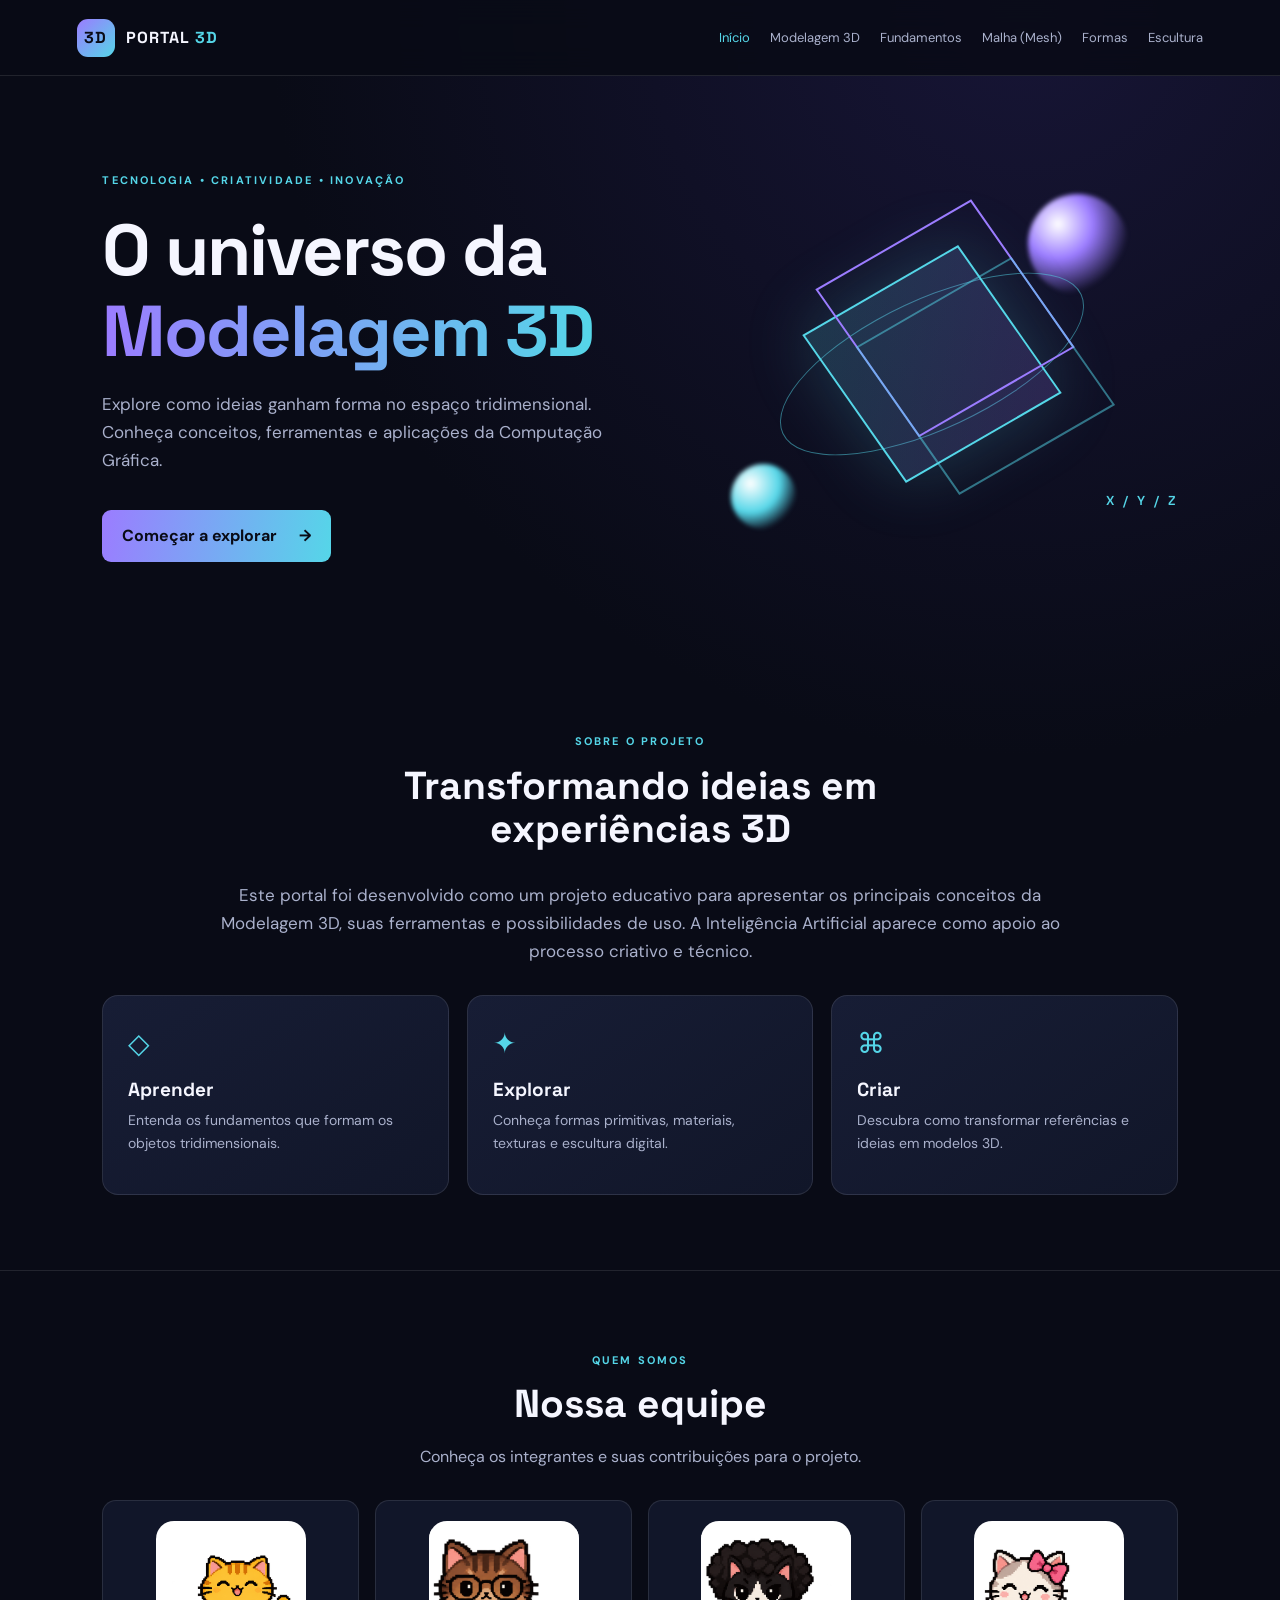
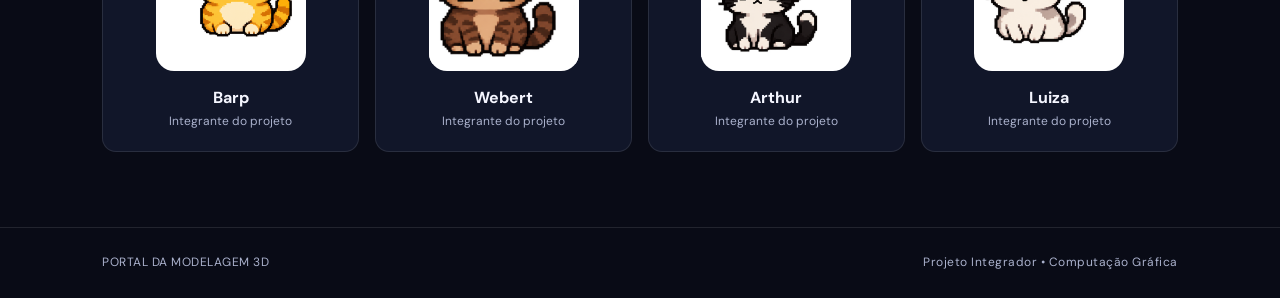
<file: index.html>
<!DOCTYPE html>
<html lang="pt-BR">
<head>
  <meta charset="UTF-8">
  <meta name="viewport" content="width=device-width, initial-scale=1.0">
  <meta name="description" content="Portal educativo sobre Modelagem 3D, Blender e Inteligência Artificial.">
  <title>Portal da Modelagem 3D | Início</title>
  <link rel="stylesheet" href="style.css">
  <script src="script.js" defer></script>
</head>
<body>
<header class="site-header">
  <a class="brand" href="index.html"><span class="brand-mark">3D</span><span>PORTAL<span class="brand-light"> 3D</span></span></a>
  <button class="menu-toggle" aria-label="Abrir menu" aria-expanded="false">☰</button>
  <nav class="main-nav">
    <a class="active" href="index.html">Início</a>
    <a href="modelagem3d.html">Modelagem 3D</a>
    <a href="fundamentos.html">Fundamentos</a>
    <a href="mesh.html">Malha (Mesh)</a>
    <a href="formas.html">Formas</a>
    <a href="escultura.html">Escultura</a>
  </nav>
</header>
<main>
  <section class="hero">
    <div class="hero-content">
      <span class="eyebrow">TECNOLOGIA • CRIATIVIDADE • INOVAÇÃO</span>
      <h1>O universo da <span>Modelagem 3D</span></h1>
      <p>Explore como ideias ganham forma no espaço tridimensional. Conheça conceitos, ferramentas e aplicações da Computação Gráfica.</p>
      <a class="btn" href="modelagem3d.html">Começar a explorar <span>→</span></a>
    </div>
    <div class="hero-art" aria-label="Ilustração abstrata de formas tridimensionais">
      <div class="orb orb-one"></div><div class="orb orb-two"></div>
      <div class="cube"><i></i></div><div class="ring"></div>
      <span class="floating-tag">X / Y / Z</span>
    </div>
  </section>
  <section class="section">
    <div class="section-heading"><span class="eyebrow">SOBRE O PROJETO</span><h2>Transformando ideias em experiências 3D</h2></div>
    <p class="intro">Este portal foi desenvolvido como um projeto educativo para apresentar os principais conceitos da Modelagem 3D, suas ferramentas e possibilidades de uso. A Inteligência Artificial aparece como apoio ao processo criativo e técnico.</p>
    <div class="cards">
      <article class="card"><div class="card-icon">◇</div><h3>Aprender</h3><p>Entenda os fundamentos que formam os objetos tridimensionais.</p></article>
      <article class="card"><div class="card-icon">✦</div><h3>Explorar</h3><p>Conheça formas primitivas, materiais, texturas e escultura digital.</p></article>
      <article class="card"><div class="card-icon">⌘</div><h3>Criar</h3><p>Descubra como transformar referências e ideias em modelos 3D.</p></article>
    </div>
  </section>
  <section class="section team-section">
    <div class="section-heading"><span class="eyebrow">QUEM SOMOS</span><h2>Nossa equipe</h2><p>Conheça os integrantes e suas contribuições para o projeto.</p></div>
    <div class="team-grid">
      <div class="team-member">
        <div class="avatar" style="width:150px;height:150px;margin:0 auto 14px;border-radius:18px;overflow:hidden;background:#fff;display:flex;align-items:center;justify-content:center;">
          <img src="Barp.png" alt="Avatar pixel art amarelo de Barp" style="width:100%;height:100%;object-fit:contain;">
        </div>
        <strong>Barp</strong><small>Integrante do projeto</small>
      </div>
      <div class="team-member">
        <div class="avatar" style="width:150px;height:150px;margin:0 auto 14px;border-radius:18px;overflow:hidden;background:#fff;display:flex;align-items:center;justify-content:center;">
          <img src="Webert.png" alt="Avatar pixel art marrom de Webert com óculos" style="width:100%;height:100%;object-fit:contain;">
        </div>
        <strong>Webert</strong><small>Integrante do projeto</small>
      </div>
      <div class="team-member">
        <div class="avatar" style="width:150px;height:150px;margin:0 auto 14px;border-radius:18px;overflow:hidden;background:#fff;display:flex;align-items:center;justify-content:center;">
          <img src="Arthur.png" alt="Avatar pixel art preto e branco de Arthur com cabelo afro" style="width:100%;height:100%;object-fit:contain;">
        </div>
        <strong>Arthur</strong><small>Integrante do projeto</small>
      </div>
      <div class="team-member">
        <div class="avatar" style="width:150px;height:150px;margin:0 auto 14px;border-radius:18px;overflow:hidden;background:#fff;display:flex;align-items:center;justify-content:center;">
          <img src="Luiza.png" alt="Avatar pixel art de gatinha com laço de Luiza" style="width:100%;height:100%;object-fit:contain;">
        </div>
        <strong>Luiza</strong><small>Integrante do projeto</small>
      </div>
    </div>
  </section>
</main>
<footer><span>PORTAL DA MODELAGEM 3D</span><span>Projeto Integrador • Computação Gráfica</span></footer>
</body></html>
</file>
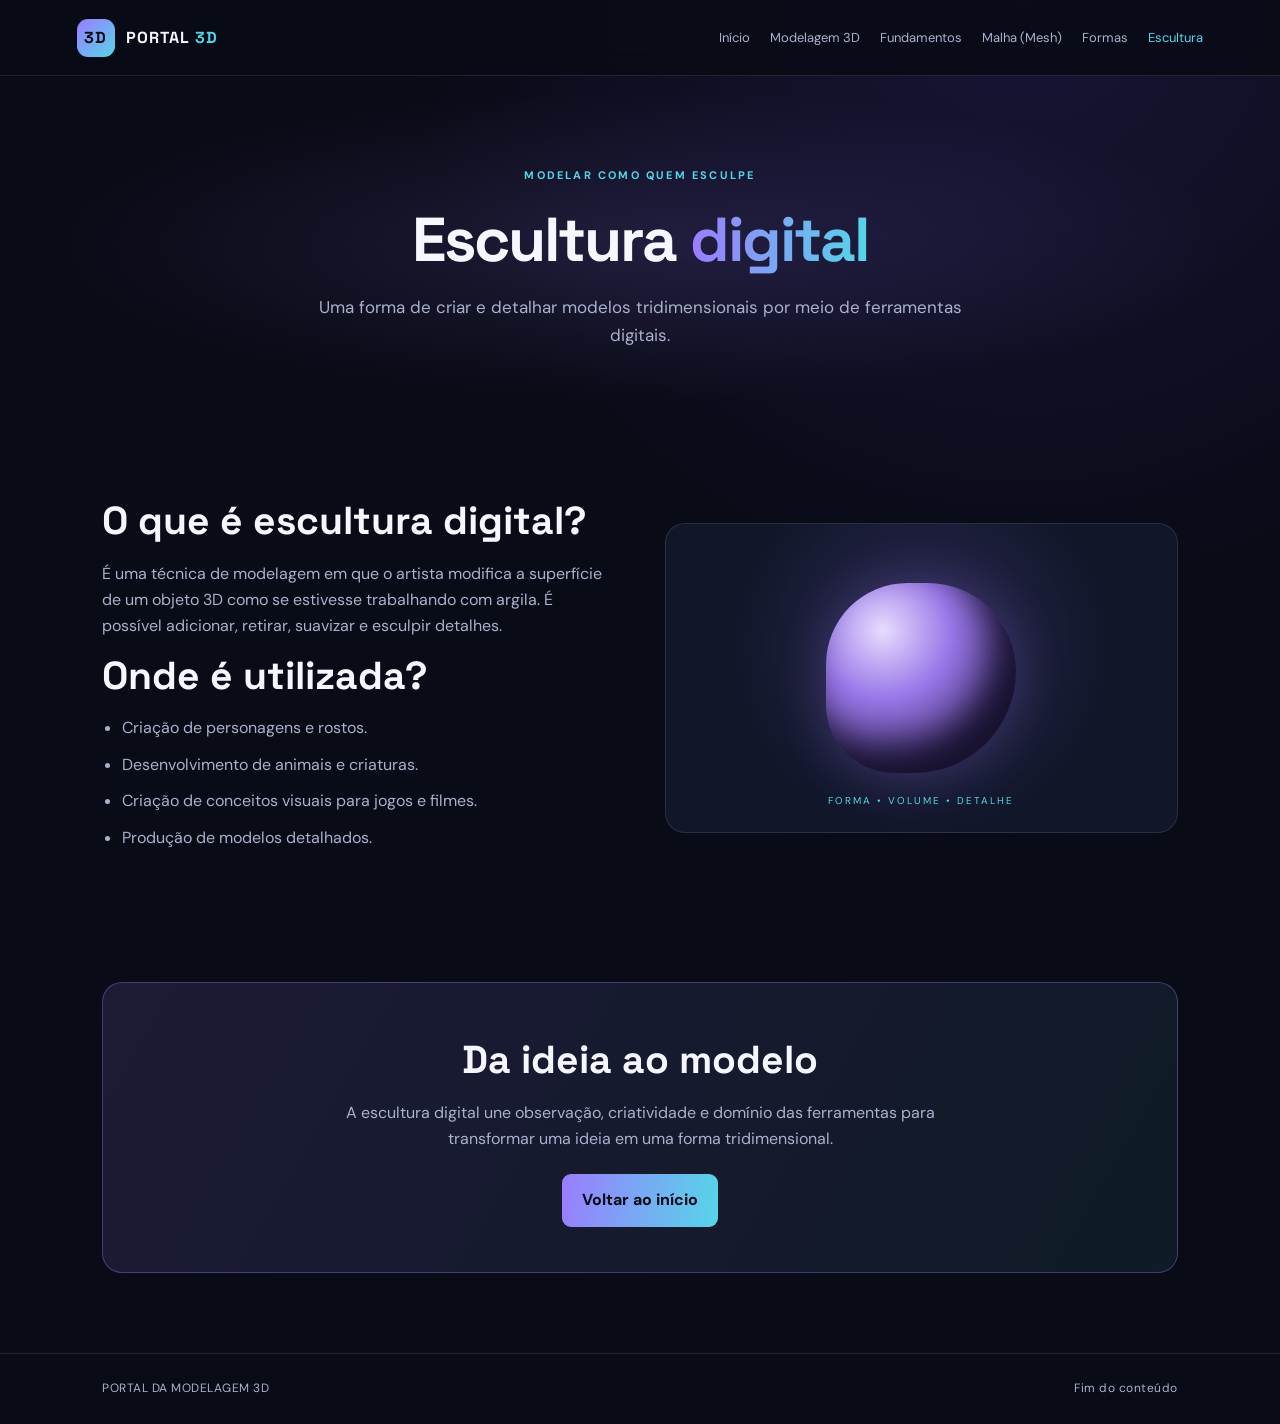
<file: escultura.html>
<!DOCTYPE html>
<html lang="pt-BR"><head><meta charset="UTF-8"><meta name="viewport" content="width=device-width, initial-scale=1.0"><title>Escultura Digital | Portal 3D</title><link rel="stylesheet" href="style.css"><script src="script.js" defer></script></head>
<body><header class="site-header"><a class="brand" href="index.html"><span class="brand-mark">3D</span><span>PORTAL<span class="brand-light"> 3D</span></span></a><button class="menu-toggle" aria-label="Abrir menu" aria-expanded="false">☰</button><nav class="main-nav"><a href="index.html">Início</a><a href="modelagem3d.html">Modelagem 3D</a><a href="fundamentos.html">Fundamentos</a><a href="mesh.html">Malha (Mesh)</a><a href="formas.html">Formas</a><a class="active" href="escultura.html">Escultura</a></nav></header>
<main><section class="page-hero"><span class="eyebrow">MODELAR COMO QUEM ESCULPE</span><h1>Escultura <span>digital</span></h1><p>Uma forma de criar e detalhar modelos tridimensionais por meio de ferramentas digitais.</p></section>
<section class="section split"><div><h2>O que é escultura digital?</h2><p>É uma técnica de modelagem em que o artista modifica a superfície de um objeto 3D como se estivesse trabalhando com argila. É possível adicionar, retirar, suavizar e esculpir detalhes.</p><h2>Onde é utilizada?</h2><ul class="feature-list"><li>Criação de personagens e rostos.</li><li>Desenvolvimento de animais e criaturas.</li><li>Criação de conceitos visuais para jogos e filmes.</li><li>Produção de modelos detalhados.</li></ul></div><div class="visual-panel sculpt-visual"><div class="sculpt-orb"></div><span class="visual-caption">FORMA • VOLUME • DETALHE</span></div></section>
<section class="callout"><h2>Da ideia ao modelo</h2><p>A escultura digital une observação, criatividade e domínio das ferramentas para transformar uma ideia em uma forma tridimensional.</p><a class="btn" href="index.html">Voltar ao início</a></section></main><footer><span>PORTAL DA MODELAGEM 3D</span><span>Fim do conteúdo</span></footer></body></html>
</file>
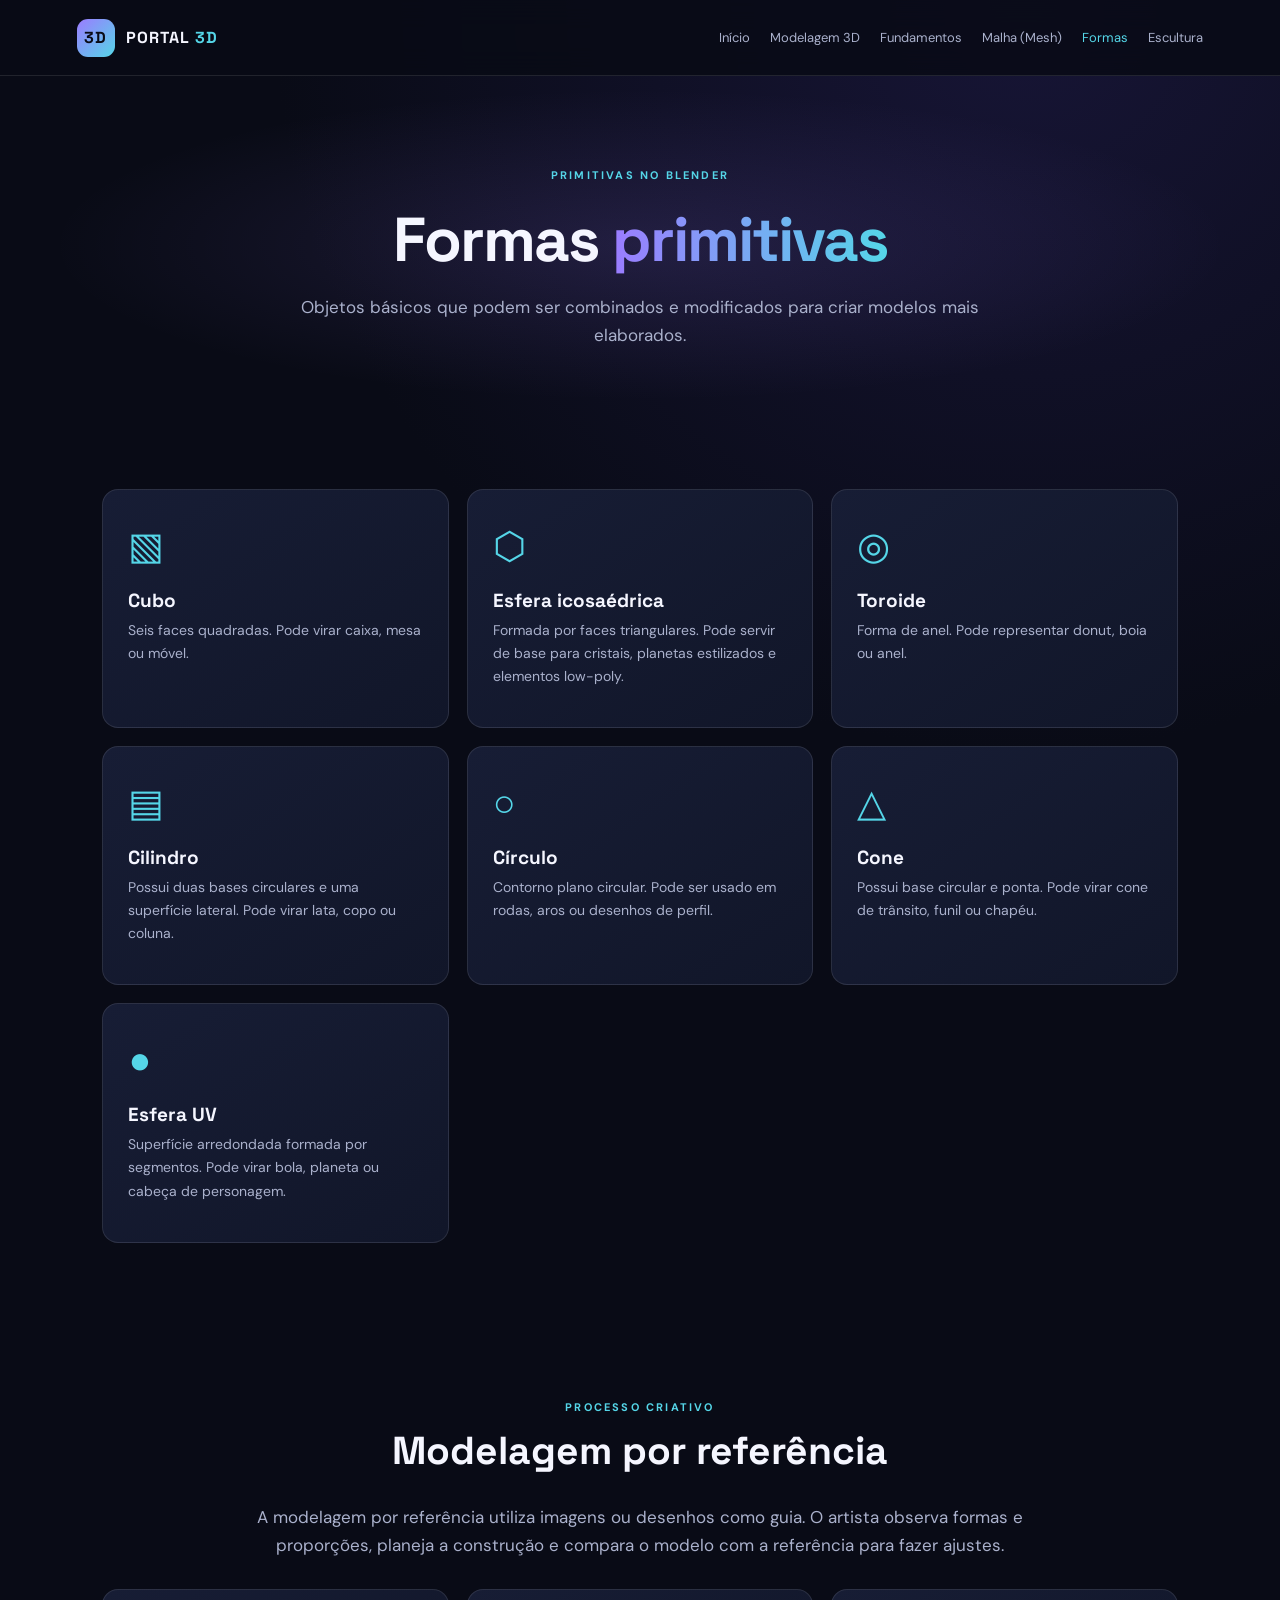
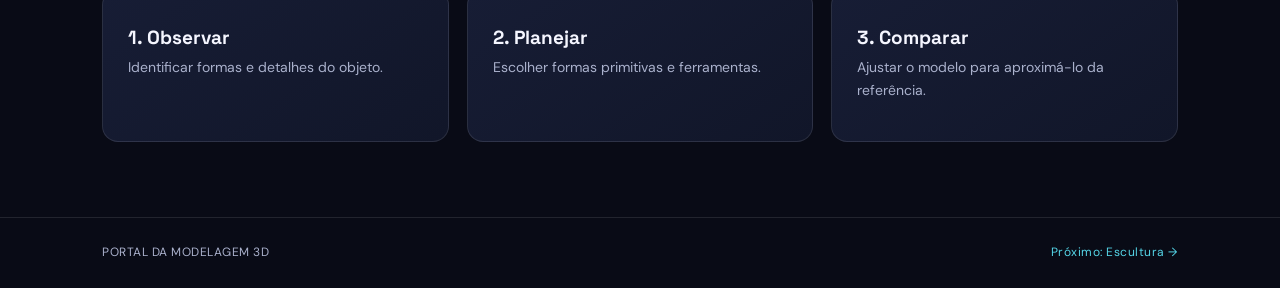
<file: formas.html>
<!DOCTYPE html>
<html lang="pt-BR"><head><meta charset="UTF-8"><meta name="viewport" content="width=device-width, initial-scale=1.0"><title>Formas primitivas | Portal 3D</title><link rel="stylesheet" href="style.css"><script src="script.js" defer></script></head>
<body><header class="site-header"><a class="brand" href="index.html"><span class="brand-mark">3D</span><span>PORTAL<span class="brand-light"> 3D</span></span></a><button class="menu-toggle" aria-label="Abrir menu" aria-expanded="false">☰</button><nav class="main-nav"><a href="index.html">Início</a><a href="modelagem3d.html">Modelagem 3D</a><a href="fundamentos.html">Fundamentos</a><a href="mesh.html">Malha (Mesh)</a><a class="active" href="formas.html">Formas</a><a href="escultura.html">Escultura</a></nav></header>
<main><section class="page-hero"><span class="eyebrow">PRIMITIVAS NO BLENDER</span><h1>Formas <span>primitivas</span></h1><p>Objetos básicos que podem ser combinados e modificados para criar modelos mais elaborados.</p></section>
<section class="section"><div class="shape-grid">
<article class="shape-card"><div class="shape-icon">▧</div><h3>Cubo</h3><p>Seis faces quadradas. Pode virar caixa, mesa ou móvel.</p></article>
<article class="shape-card"><div class="shape-icon">⬡</div><h3>Esfera icosaédrica</h3><p>Formada por faces triangulares. Pode servir de base para cristais, planetas estilizados e elementos low-poly.</p></article>
<article class="shape-card"><div class="shape-icon">◎</div><h3>Toroide</h3><p>Forma de anel. Pode representar donut, boia ou anel.</p></article>
<article class="shape-card"><div class="shape-icon">▤</div><h3>Cilindro</h3><p>Possui duas bases circulares e uma superfície lateral. Pode virar lata, copo ou coluna.</p></article>
<article class="shape-card"><div class="shape-icon">○</div><h3>Círculo</h3><p>Contorno plano circular. Pode ser usado em rodas, aros ou desenhos de perfil.</p></article>
<article class="shape-card"><div class="shape-icon">△</div><h3>Cone</h3><p>Possui base circular e ponta. Pode virar cone de trânsito, funil ou chapéu.</p></article>
<article class="shape-card"><div class="shape-icon">●</div><h3>Esfera UV</h3><p>Superfície arredondada formada por segmentos. Pode virar bola, planeta ou cabeça de personagem.</p></article>
</div></section>
<section class="section"><div class="section-heading"><span class="eyebrow">PROCESSO CRIATIVO</span><h2>Modelagem por referência</h2></div><p class="intro">A modelagem por referência utiliza imagens ou desenhos como guia. O artista observa formas e proporções, planeja a construção e compara o modelo com a referência para fazer ajustes.</p><div class="cards"><article class="card"><h3>1. Observar</h3><p>Identificar formas e detalhes do objeto.</p></article><article class="card"><h3>2. Planejar</h3><p>Escolher formas primitivas e ferramentas.</p></article><article class="card"><h3>3. Comparar</h3><p>Ajustar o modelo para aproximá-lo da referência.</p></article></div></section></main><footer><span>PORTAL DA MODELAGEM 3D</span><span><a href="escultura.html">Próximo: Escultura →</a></span></footer></body></html>
</file>
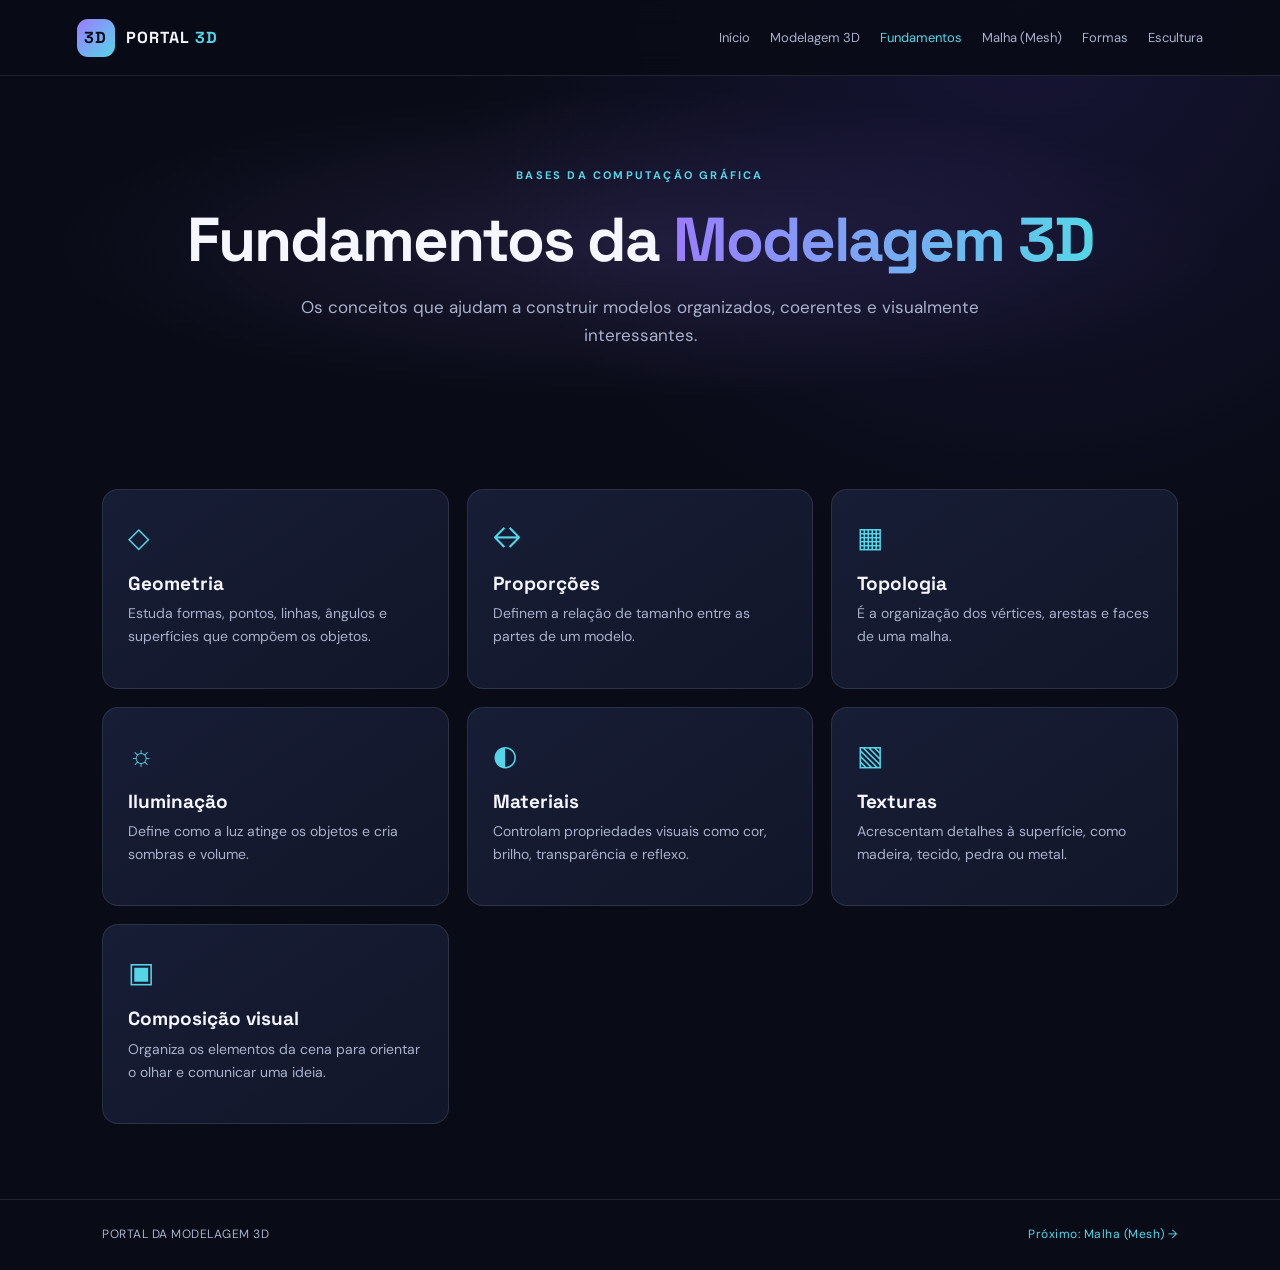
<file: fundamentos.html>
<!DOCTYPE html>
<html lang="pt-BR"><head><meta charset="UTF-8"><meta name="viewport" content="width=device-width, initial-scale=1.0"><title>Fundamentos | Portal 3D</title><link rel="stylesheet" href="style.css"><script src="script.js" defer></script></head>
<body><header class="site-header"><a class="brand" href="index.html"><span class="brand-mark">3D</span><span>PORTAL<span class="brand-light"> 3D</span></span></a><button class="menu-toggle" aria-label="Abrir menu" aria-expanded="false">☰</button><nav class="main-nav"><a href="index.html">Início</a><a href="modelagem3d.html">Modelagem 3D</a><a class="active" href="fundamentos.html">Fundamentos</a><a href="mesh.html">Malha (Mesh)</a><a href="formas.html">Formas</a><a href="escultura.html">Escultura</a></nav></header>
<main><section class="page-hero"><span class="eyebrow">BASES DA COMPUTAÇÃO GRÁFICA</span><h1>Fundamentos da <span>Modelagem 3D</span></h1><p>Os conceitos que ajudam a construir modelos organizados, coerentes e visualmente interessantes.</p></section>
<section class="section"><div class="cards"><article class="card"><div class="card-icon">◇</div><h3>Geometria</h3><p>Estuda formas, pontos, linhas, ângulos e superfícies que compõem os objetos.</p></article><article class="card"><div class="card-icon">↔</div><h3>Proporções</h3><p>Definem a relação de tamanho entre as partes de um modelo.</p></article><article class="card"><div class="card-icon">▦</div><h3>Topologia</h3><p>É a organização dos vértices, arestas e faces de uma malha.</p></article><article class="card"><div class="card-icon">☼</div><h3>Iluminação</h3><p>Define como a luz atinge os objetos e cria sombras e volume.</p></article><article class="card"><div class="card-icon">◐</div><h3>Materiais</h3><p>Controlam propriedades visuais como cor, brilho, transparência e reflexo.</p></article><article class="card"><div class="card-icon">▧</div><h3>Texturas</h3><p>Acrescentam detalhes à superfície, como madeira, tecido, pedra ou metal.</p></article><article class="card"><div class="card-icon">▣</div><h3>Composição visual</h3><p>Organiza os elementos da cena para orientar o olhar e comunicar uma ideia.</p></article></div></section></main><footer><span>PORTAL DA MODELAGEM 3D</span><span><a href="mesh.html">Próximo: Malha (Mesh) →</a></span></footer></body></html>
</file>
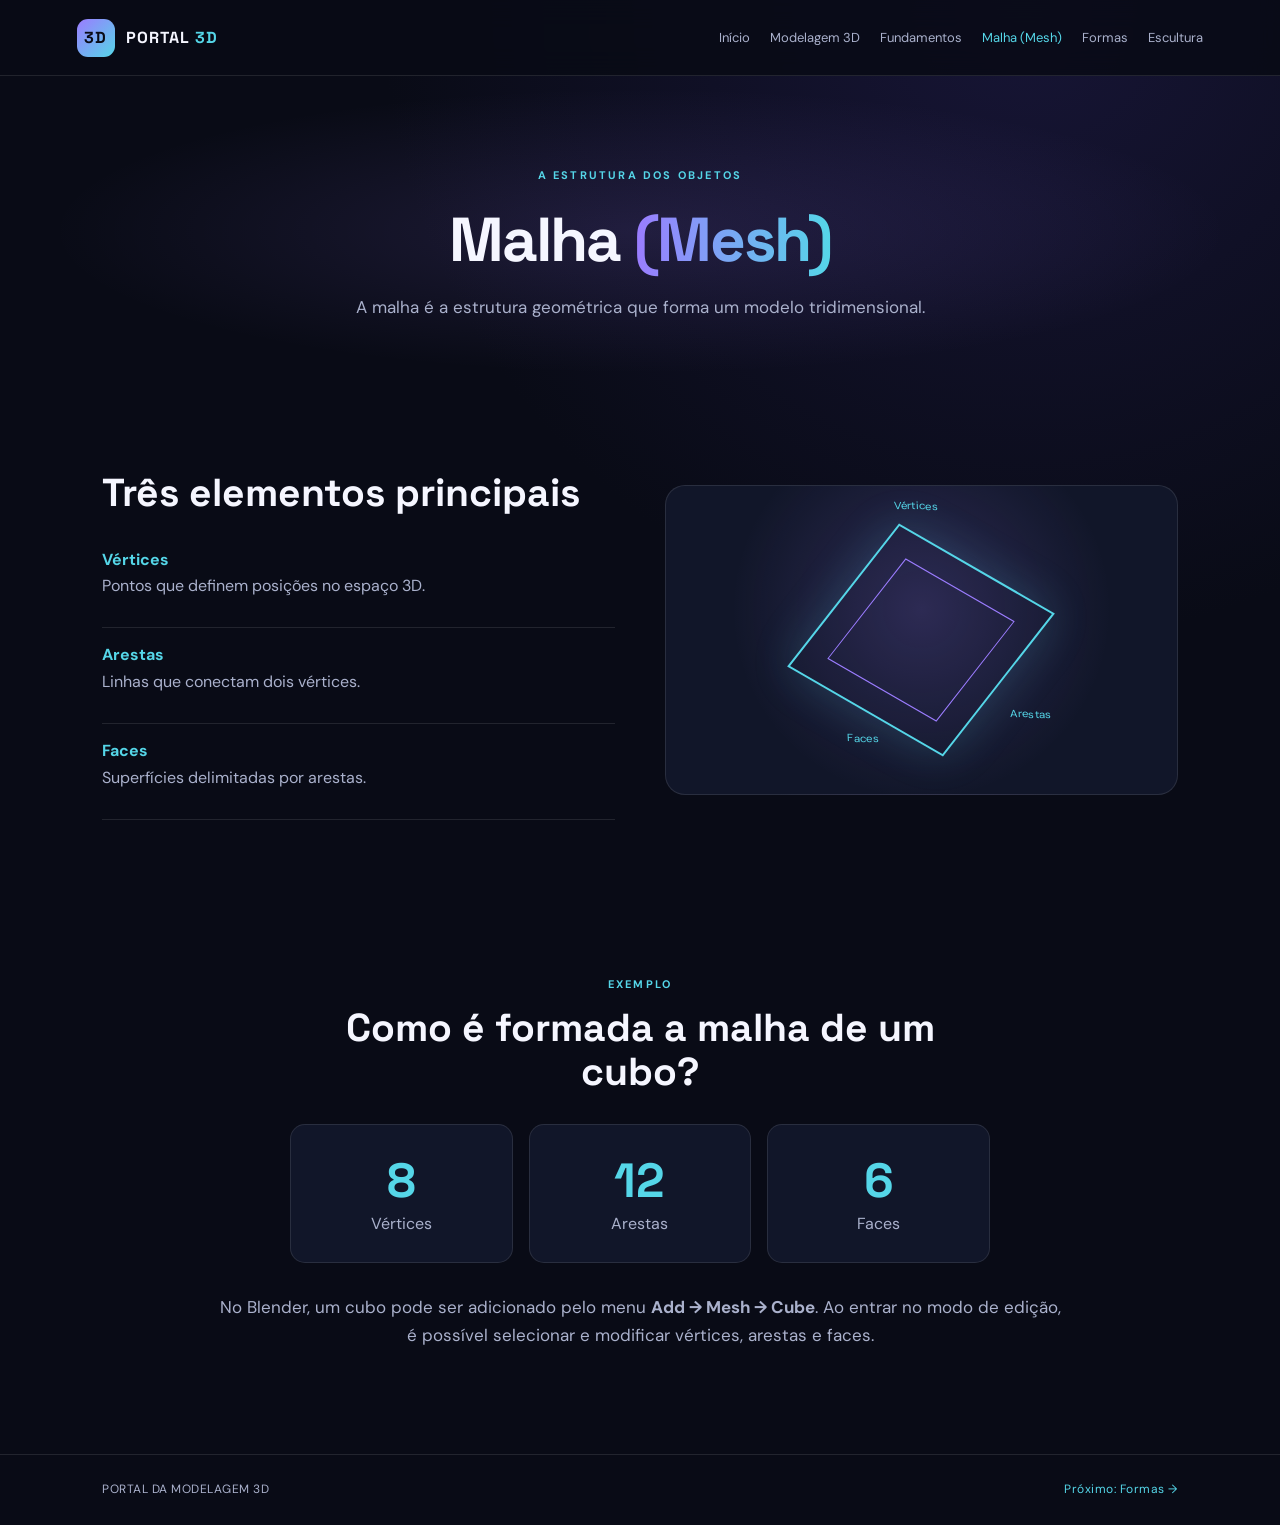
<file: mesh.html>
<!DOCTYPE html>
<html lang="pt-BR"><head><meta charset="UTF-8"><meta name="viewport" content="width=device-width, initial-scale=1.0"><title>Malha Mesh | Portal 3D</title><link rel="stylesheet" href="style.css"><script src="script.js" defer></script></head>
<body><header class="site-header"><a class="brand" href="index.html"><span class="brand-mark">3D</span><span>PORTAL<span class="brand-light"> 3D</span></span></a><button class="menu-toggle" aria-label="Abrir menu" aria-expanded="false">☰</button><nav class="main-nav"><a href="index.html">Início</a><a href="modelagem3d.html">Modelagem 3D</a><a href="fundamentos.html">Fundamentos</a><a class="active" href="mesh.html">Malha (Mesh)</a><a href="formas.html">Formas</a><a href="escultura.html">Escultura</a></nav></header>
<main><section class="page-hero"><span class="eyebrow">A ESTRUTURA DOS OBJETOS</span><h1>Malha <span>(Mesh)</span></h1><p>A malha é a estrutura geométrica que forma um modelo tridimensional.</p></section>
<section class="section split"><div><h2>Três elementos principais</h2><div class="definition"><b>Vértices</b><p>Pontos que definem posições no espaço 3D.</p></div><div class="definition"><b>Arestas</b><p>Linhas que conectam dois vértices.</p></div><div class="definition"><b>Faces</b><p>Superfícies delimitadas por arestas.</p></div></div><div class="visual-panel mesh-visual"><div class="mesh-cube"><span>Vértices</span><span>Arestas</span><span>Faces</span></div></div></section>
<section class="section"><div class="section-heading"><span class="eyebrow">EXEMPLO</span><h2>Como é formada a malha de um cubo?</h2></div><div class="stat-grid"><div class="stat"><strong>8</strong><span>Vértices</span></div><div class="stat"><strong>12</strong><span>Arestas</span></div><div class="stat"><strong>6</strong><span>Faces</span></div></div><p class="intro">No Blender, um cubo pode ser adicionado pelo menu <b>Add → Mesh → Cube</b>. Ao entrar no modo de edição, é possível selecionar e modificar vértices, arestas e faces.</p></section></main><footer><span>PORTAL DA MODELAGEM 3D</span><span><a href="formas.html">Próximo: Formas →</a></span></footer></body></html>
</file>
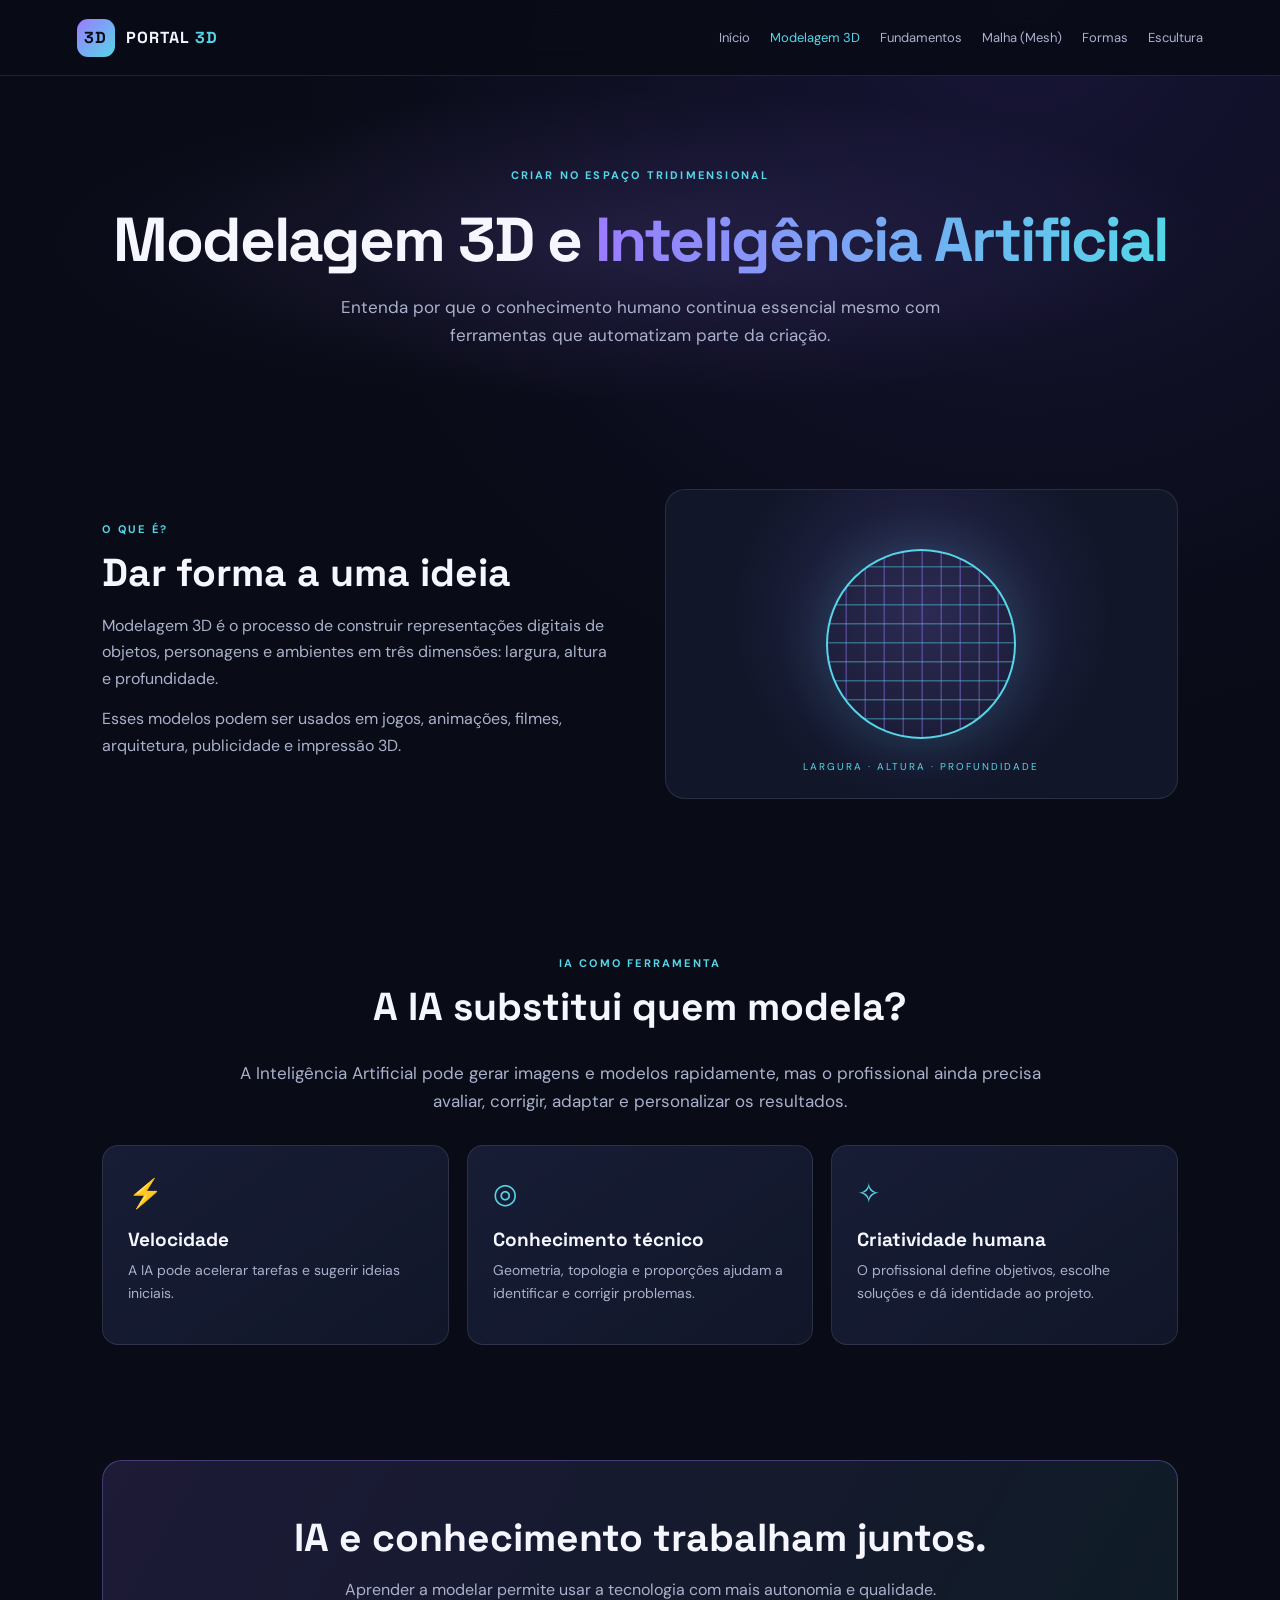
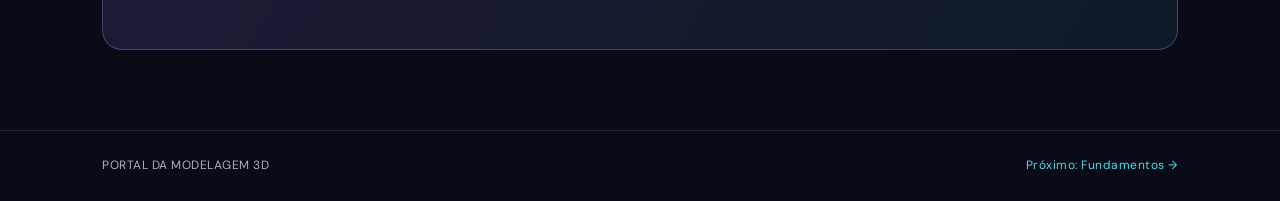
<file: modelagem3d.html>
<!DOCTYPE html>
<html lang="pt-BR"><head><meta charset="UTF-8"><meta name="viewport" content="width=device-width, initial-scale=1.0"><title>Modelagem 3D e IA | Portal 3D</title><link rel="stylesheet" href="style.css"><script src="script.js" defer></script></head>
<body>
<header class="site-header"><a class="brand" href="index.html"><span class="brand-mark">3D</span><span>PORTAL<span class="brand-light"> 3D</span></span></a><button class="menu-toggle" aria-label="Abrir menu" aria-expanded="false">☰</button><nav class="main-nav"><a href="index.html">Início</a><a class="active" href="modelagem3d.html">Modelagem 3D</a><a href="fundamentos.html">Fundamentos</a><a href="mesh.html">Malha (Mesh)</a><a href="formas.html">Formas</a><a href="escultura.html">Escultura</a></nav></header>
<main><section class="page-hero"><span class="eyebrow">CRIAR NO ESPAÇO TRIDIMENSIONAL</span><h1>Modelagem 3D e <span>Inteligência Artificial</span></h1><p>Entenda por que o conhecimento humano continua essencial mesmo com ferramentas que automatizam parte da criação.</p></section>
<section class="section split"><div><span class="eyebrow">O QUE É?</span><h2>Dar forma a uma ideia</h2><p>Modelagem 3D é o processo de construir representações digitais de objetos, personagens e ambientes em três dimensões: largura, altura e profundidade.</p><p>Esses modelos podem ser usados em jogos, animações, filmes, arquitetura, publicidade e impressão 3D.</p></div><div class="visual-panel"><div class="wire-sphere"></div><div class="visual-caption">LARGURA · ALTURA · PROFUNDIDADE</div></div></section>
<section class="section"><div class="section-heading"><span class="eyebrow">IA COMO FERRAMENTA</span><h2>A IA substitui quem modela?</h2></div><p class="intro">A Inteligência Artificial pode gerar imagens e modelos rapidamente, mas o profissional ainda precisa avaliar, corrigir, adaptar e personalizar os resultados.</p><div class="cards"><article class="card"><div class="card-icon">⚡</div><h3>Velocidade</h3><p>A IA pode acelerar tarefas e sugerir ideias iniciais.</p></article><article class="card"><div class="card-icon">◎</div><h3>Conhecimento técnico</h3><p>Geometria, topologia e proporções ajudam a identificar e corrigir problemas.</p></article><article class="card"><div class="card-icon">✧</div><h3>Criatividade humana</h3><p>O profissional define objetivos, escolhe soluções e dá identidade ao projeto.</p></article></div></section>
<section class="callout"><h2>IA e conhecimento trabalham juntos.</h2><p>Aprender a modelar permite usar a tecnologia com mais autonomia e qualidade.</p></section></main><footer><span>PORTAL DA MODELAGEM 3D</span><span><a href="fundamentos.html">Próximo: Fundamentos →</a></span></footer></body></html>
</file>
<file: style.css>
@import url('https://fonts.googleapis.com/css2?family=DM+Sans:wght@400;500;600;700&family=Space+Grotesk:wght@400;500;600;700&display=swap');
:root{--bg:#090b16;--panel:#111629;--panel2:#171d35;--text:#f5f6ff;--muted:#aab1cc;--purple:#9b7cff;--cyan:#55d6e8;--line:rgba(255,255,255,.1)}
*{box-sizing:border-box}html{scroll-behavior:smooth}body{margin:0;background:radial-gradient(circle at 80% 0%,#171536 0,transparent 35%),var(--bg);color:var(--text);font-family:'DM Sans',sans-serif;line-height:1.65}a{color:inherit;text-decoration:none}.site-header{height:auto;min-height:76px;padding:16px 6%;display:flex;align-items:center;justify-content:space-between;border-bottom:1px solid var(--line);background:rgba(9,11,22,.86);backdrop-filter:blur(14px);position:sticky;top:0;z-index:10}.brand{display:flex;align-items:center;gap:11px;font:700 16px 'Space Grotesk',sans-serif;letter-spacing:1px}.brand-mark{display:grid;place-items:center;width:38px;height:38px;border-radius:11px;background:linear-gradient(135deg,var(--purple),var(--cyan));color:#090b16}.brand-light{color:var(--cyan)}.main-nav{display:flex;gap:20px;align-items:center}.main-nav a{font-size:13px;color:var(--muted);transition:.2s}.main-nav a:hover,.main-nav a.active{color:var(--cyan)}.menu-toggle{display:none;background:none;border:0;color:white;font-size:25px}.hero{min-height:570px;padding:90px 8%;display:grid;grid-template-columns:1.05fr .95fr;align-items:center;gap:40px;overflow:hidden}.eyebrow{font-size:11px;letter-spacing:2.2px;font-weight:700;color:var(--cyan)}h1,h2,h3{font-family:'Space Grotesk',sans-serif;line-height:1.12}h1{font-size:clamp(42px,6vw,72px);letter-spacing:-2px;margin:18px 0}h1 span{background:linear-gradient(90deg,var(--purple),var(--cyan));background-clip:text;color:transparent}h2{font-size:clamp(27px,4vw,39px);margin:10px 0 18px}h3{font-size:19px;margin:12px 0 8px}p{color:var(--muted);margin:0 0 14px}.hero-content>p{font-size:17px;max-width:560px}.btn{display:inline-flex;gap:22px;align-items:center;margin-top:22px;padding:13px 20px;border-radius:9px;background:linear-gradient(100deg,var(--purple),var(--cyan));color:#090b16;font-weight:700}.hero-art{height:390px;position:relative;display:grid;place-items:center}.cube{width:180px;height:180px;position:relative;transform:rotate(-30deg) skew(5deg);border:2px solid var(--cyan);background:linear-gradient(135deg,rgba(85,214,232,.2),rgba(155,124,255,.2));box-shadow:0 0 70px rgba(85,214,232,.22);z-index:2}.cube:before,.cube:after{content:"";position:absolute;border:2px solid var(--purple);width:100%;height:100%;left:35px;top:-35px}.cube:after{border-color:var(--cyan);left:35px;top:35px;opacity:.5}.orb{position:absolute;border-radius:50%;filter:blur(2px)}.orb-one{width:100px;height:100px;background:radial-gradient(circle at 30% 30%,#fff,var(--purple) 35%,transparent 72%);top:25px;right:50px}.orb-two{width:65px;height:65px;background:radial-gradient(circle at 30% 30%,#fff,var(--cyan) 45%,transparent 75%);bottom:30px;left:45px}.ring{position:absolute;width:330px;height:130px;border:1px solid rgba(85,214,232,.5);border-radius:50%;transform:rotate(-25deg)}.floating-tag{position:absolute;right:0;bottom:50px;color:var(--cyan);font:600 13px 'Space Grotesk';letter-spacing:3px}.section{padding:75px 8%;max-width:1400px;margin:auto}.section-heading{text-align:center;max-width:700px;margin:0 auto 30px}.intro{max-width:850px;margin:0 auto 30px;text-align:center;font-size:17px}.cards{display:grid;grid-template-columns:repeat(3,1fr);gap:18px}.card,.shape-card{background:linear-gradient(145deg,var(--panel2),var(--panel));border:1px solid var(--line);padding:25px;border-radius:16px}.card p,.shape-card p{font-size:14px}.card-icon{font-size:28px;color:var(--cyan)}.team-section{border-top:1px solid var(--line)}.team-grid{display:grid;grid-template-columns:repeat(4,1fr);gap:16px}.team-member{text-align:center;padding:20px;background:var(--panel);border:1px solid var(--line);border-radius:14px}.avatar{width:64px;height:64px;margin:0 auto 12px;border-radius:50%;display:grid;place-items:center;background:linear-gradient(135deg,var(--purple),var(--cyan));color:#101326;font:700 24px 'Space Grotesk'}.team-member strong,.team-member small{display:block}.team-member small,.note{color:var(--muted);font-size:12px}.note{text-align:center;margin-top:18px}.page-hero{padding:85px 8% 65px;text-align:center;background:radial-gradient(ellipse at center,rgba(155,124,255,.14),transparent 65%)}.page-hero h1{font-size:clamp(38px,5vw,62px)}.page-hero p{max-width:700px;margin:auto;font-size:17px}.split{display:grid;grid-template-columns:1fr 1fr;gap:50px;align-items:center}.visual-panel{min-height:310px;border:1px solid var(--line);border-radius:20px;background:radial-gradient(circle at 50% 40%,rgba(155,124,255,.2),transparent 60%),var(--panel);display:grid;place-items:center;position:relative;overflow:hidden}.visual-caption{position:absolute;bottom:22px;color:var(--cyan);font-size:10px;letter-spacing:2px}.wire-sphere{width:190px;height:190px;border:2px solid var(--cyan);border-radius:50%;background:repeating-linear-gradient(0deg,transparent 0 17px,rgba(85,214,232,.4) 18px 19px),repeating-linear-gradient(90deg,transparent 0 17px,rgba(155,124,255,.4) 18px 19px);box-shadow:0 0 55px rgba(85,214,232,.2)}.callout{margin:40px 8% 80px;padding:45px;text-align:center;border:1px solid rgba(155,124,255,.35);border-radius:20px;background:linear-gradient(120deg,rgba(155,124,255,.14),rgba(85,214,232,.08))}.callout p{max-width:650px;margin:auto}.definition{padding:14px 0;border-bottom:1px solid var(--line)}.definition b{color:var(--cyan)}.mesh-cube{width:180px;height:180px;border:2px solid var(--cyan);transform:rotate(30deg) skew(-8deg);position:relative;box-shadow:0 0 45px rgba(85,214,232,.18)}.mesh-cube:before{content:"";position:absolute;inset:25px;border:1px solid var(--purple)}.mesh-cube span{position:absolute;font-size:11px;color:var(--cyan);transform:rotate(-30deg) skew(8deg)}.mesh-cube span:nth-child(1){top:-35px;left:-20px}.mesh-cube span:nth-child(2){right:-65px;top:50%}.mesh-cube span:nth-child(3){bottom:-35px;left:50%}.stat-grid{display:grid;grid-template-columns:repeat(3,1fr);gap:16px;max-width:700px;margin:30px auto}.stat{padding:25px;text-align:center;border-radius:15px;background:var(--panel);border:1px solid var(--line)}.stat strong{display:block;font:700 48px 'Space Grotesk';color:var(--cyan)}.stat span{color:var(--muted)}.shape-grid{display:grid;grid-template-columns:repeat(3,1fr);gap:18px}.shape-icon{font-size:38px;color:var(--cyan)}.feature-list{color:var(--muted);padding-left:20px}.feature-list li{margin:10px 0}.sculpt-orb{width:190px;height:190px;border-radius:48% 52% 60% 40%;background:radial-gradient(circle at 30% 25%,#e7dcff,#9877e8 35%,#43306e 75%);box-shadow:inset -20px -25px 35px #17122e,0 0 50px rgba(155,124,255,.25)}footer{padding:25px 8%;border-top:1px solid var(--line);display:flex;justify-content:space-between;gap:15px;color:var(--muted);font-size:12px;letter-spacing:.5px}footer a{color:var(--cyan)}
@media(max-width:900px){.main-nav{gap:10px}.main-nav a{font-size:11px}.hero{padding-top:60px}.team-grid{grid-template-columns:repeat(2,1fr)}}@media(max-width:700px){.site-header{flex-wrap:wrap}.menu-toggle{display:block}.main-nav{display:none;width:100%;flex-direction:column;align-items:flex-start;padding:15px 0}.main-nav.open{display:flex}.hero{grid-template-columns:1fr;padding:65px 7%}.hero-art{height:270px}.section{padding:55px 7%}.cards,.shape-grid{grid-template-columns:1fr}.split{grid-template-columns:1fr;gap:25px}.page-hero{padding:60px 7%}.team-grid{grid-template-columns:repeat(2,1fr)}footer{flex-direction:column}.callout{margin:25px 6% 55px;padding:30px 20px}}
</file>
